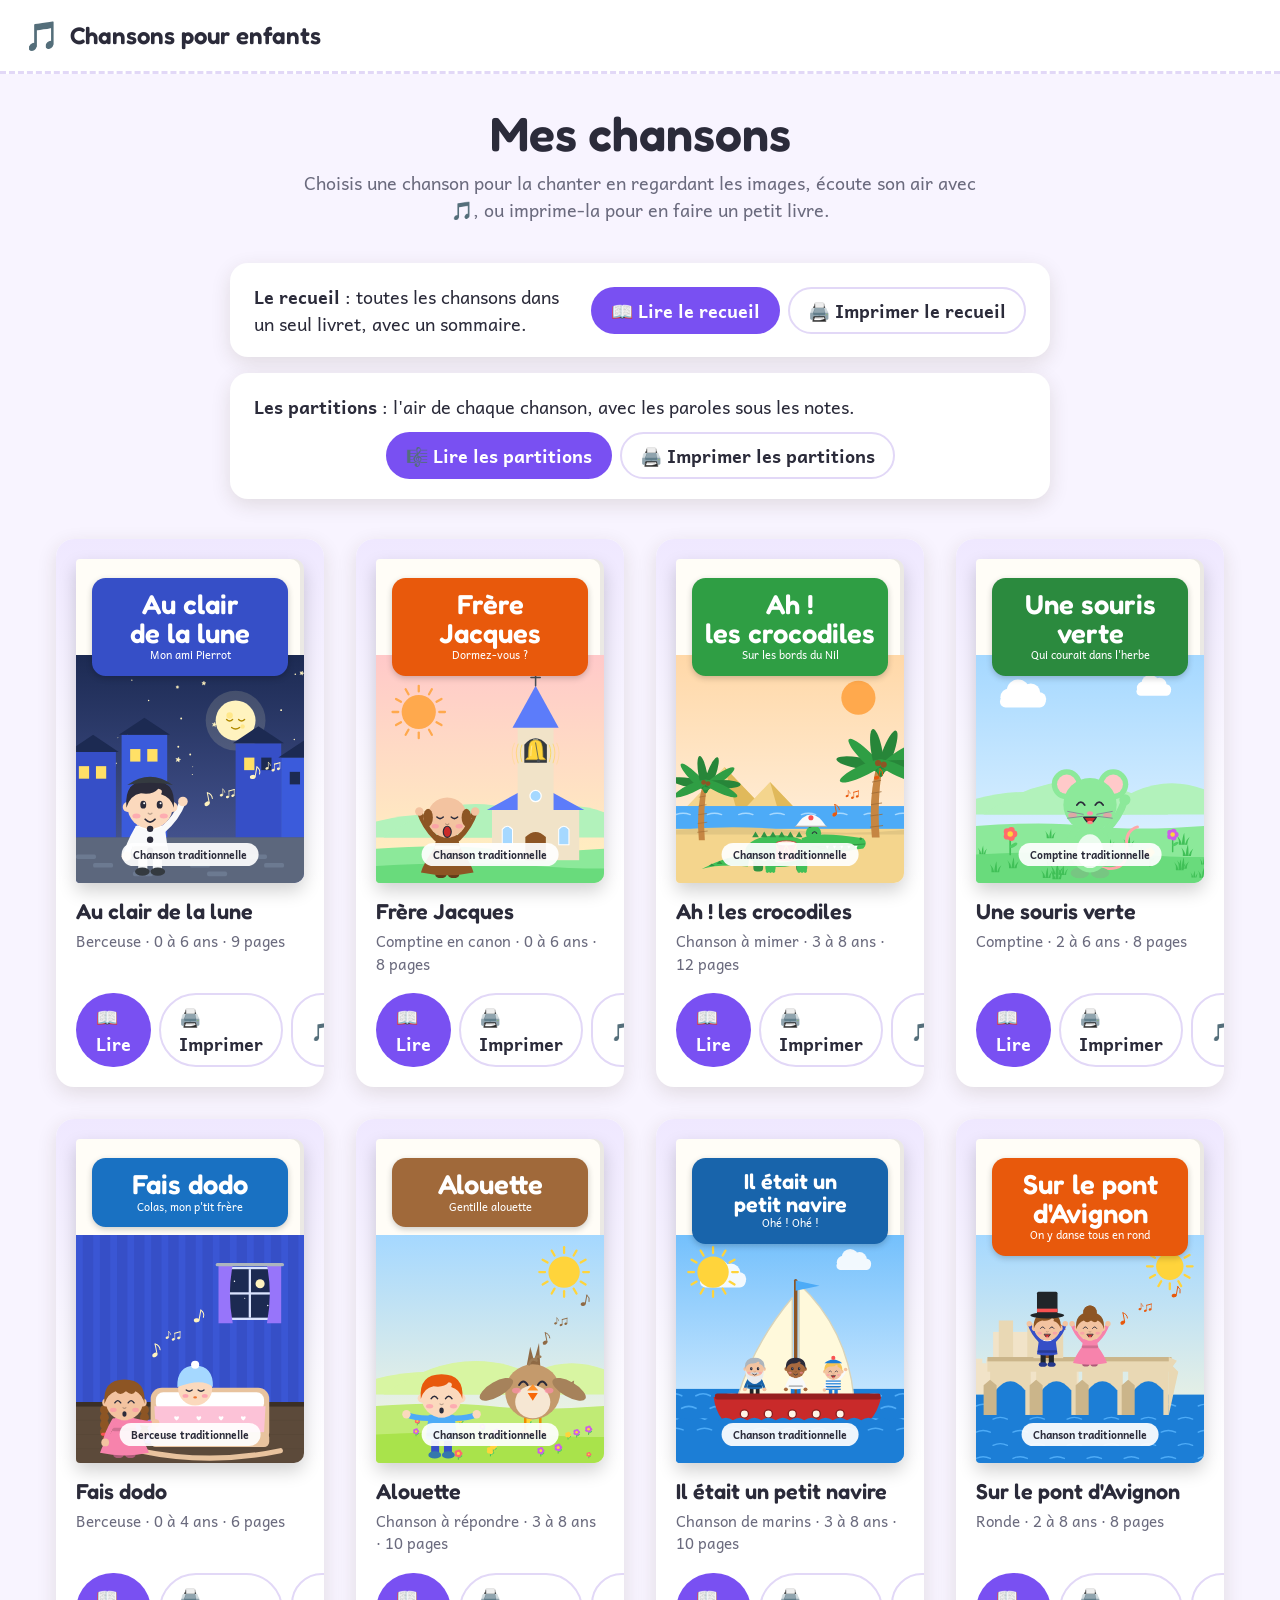
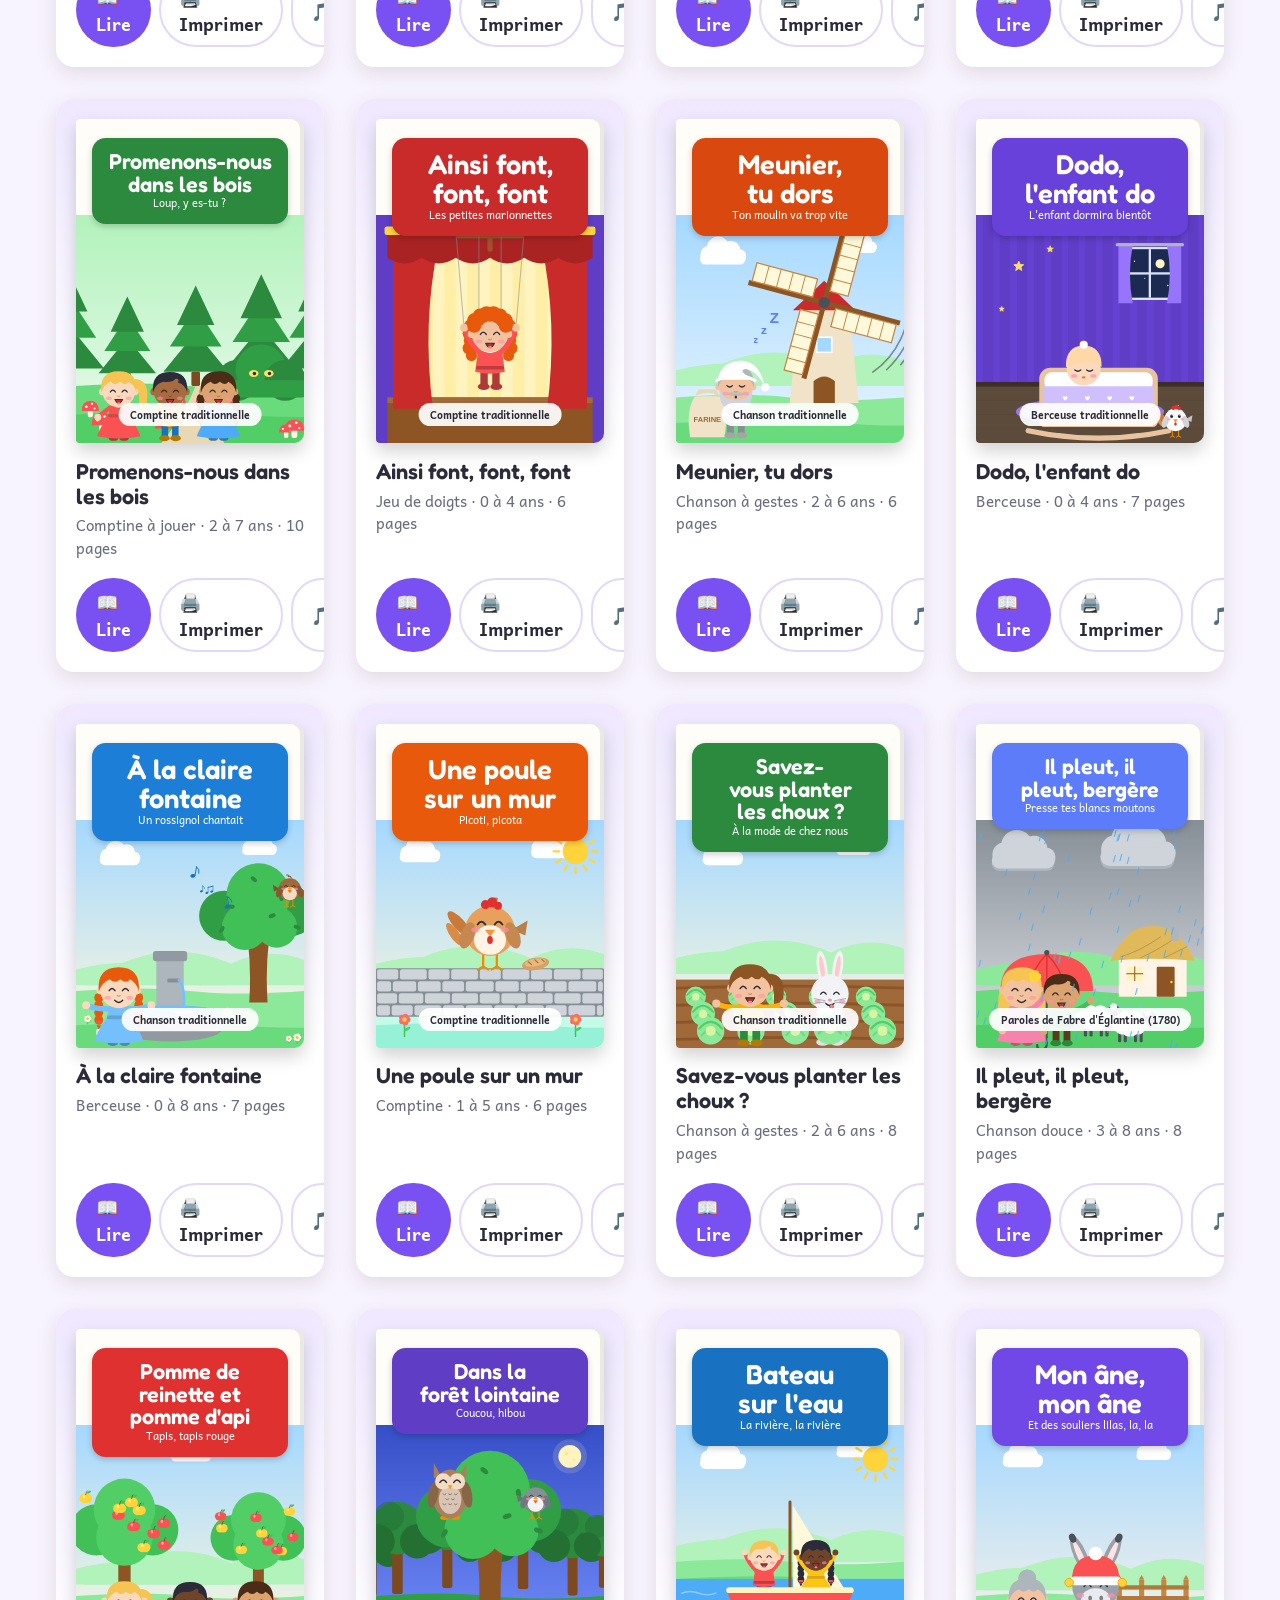
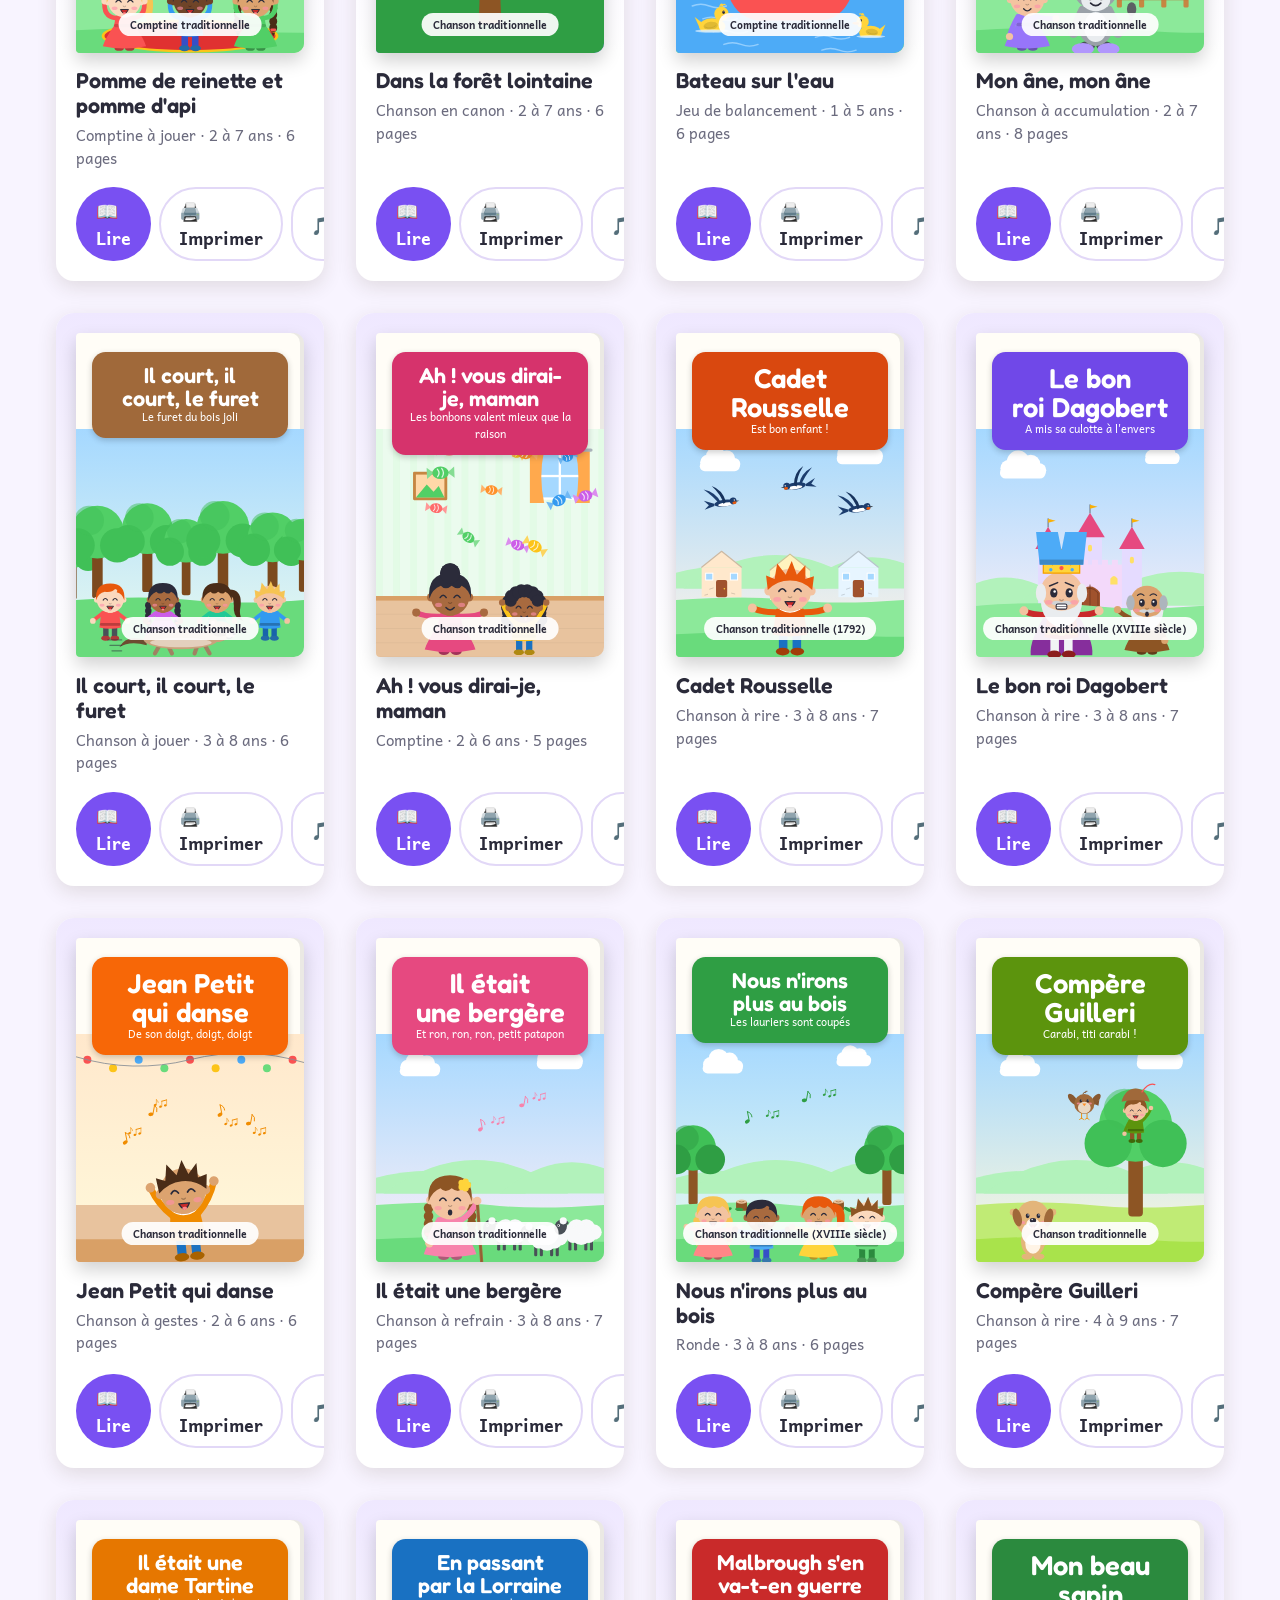
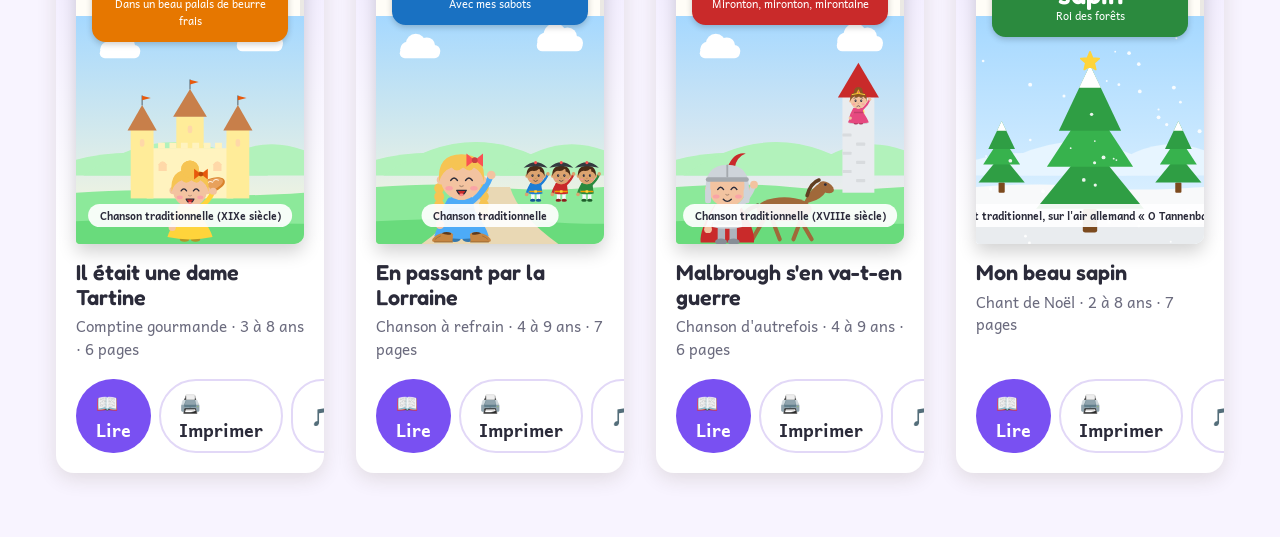
<file: index.html>
<!DOCTYPE html>
<html lang="fr">
<head>
  <meta charset="utf-8">
  <meta name="viewport" content="width=device-width, initial-scale=1">
  <title>Chansons pour enfants</title>
  <meta name="description" content="Des chansons enfantines et berceuses illustrées, à lire, écouter et imprimer.">
  <link rel="icon" href="icones/icone.svg" type="image/svg+xml">
  <link rel="apple-touch-icon" href="icones/apple-touch-icon.png">
  <link rel="manifest" href="manifest.webmanifest">
  <meta name="theme-color" content="#7950f2">
  <meta name="mobile-web-app-capable" content="yes">
  <meta name="apple-mobile-web-app-title" content="Chansons">
  <meta name="apple-mobile-web-app-status-bar-style" content="default">
  <link rel="stylesheet" href="css/site.css">
  <link rel="stylesheet" href="css/pages.css">
</head>
<body>
  <header class="entete">
    <a class="entete__logo" href="index.html"><span aria-hidden="true">🎵</span> Chansons pour enfants</a>
    <div class="entete__actions">
      <button class="bouton bouton--secondaire" id="installer" type="button" hidden>📲 Installer l'application</button>
    </div>
  </header>

  <main class="contenu">
    <section class="intro">
      <h1>Mes chansons</h1>
      <p>Choisis une chanson pour la chanter en regardant les images, écoute son air avec 🎵, ou imprime-la pour en faire un petit livre.</p>
    </section>

    <section class="recueil">
      <p><strong>Le recueil</strong> : toutes les chansons dans un seul livret, avec un sommaire.</p>
      <div class="recueil__actions">
        <a class="bouton" href="lire.html?recueil">📖 Lire le recueil</a>
        <a class="bouton bouton--secondaire" href="imprimer.html?recueil">🖨️ Imprimer le recueil</a>
      </div>
    </section>

    <section class="recueil">
      <p><strong>Les partitions</strong> : l'air de chaque chanson, avec les paroles sous les notes.</p>
      <div class="recueil__actions">
        <a class="bouton" href="lire.html?partitions">🎼 Lire les partitions</a>
        <a class="bouton bouton--secondaire" href="imprimer.html?partitions">🖨️ Imprimer les partitions</a>
      </div>
    </section>

    <section id="etageres" class="etageres" aria-live="polite">
      <p class="message">Chargement des chansons…</p>
    </section>
  </main>

  <script src="chansons/catalogue.js"></script>
  <script src="js/chansons.js"></script>
  <script src="js/melodie.js"></script>
  <script src="js/bibliotheque.js"></script>
  <script src="js/pwa.js"></script>
</body>
</html>
</file>
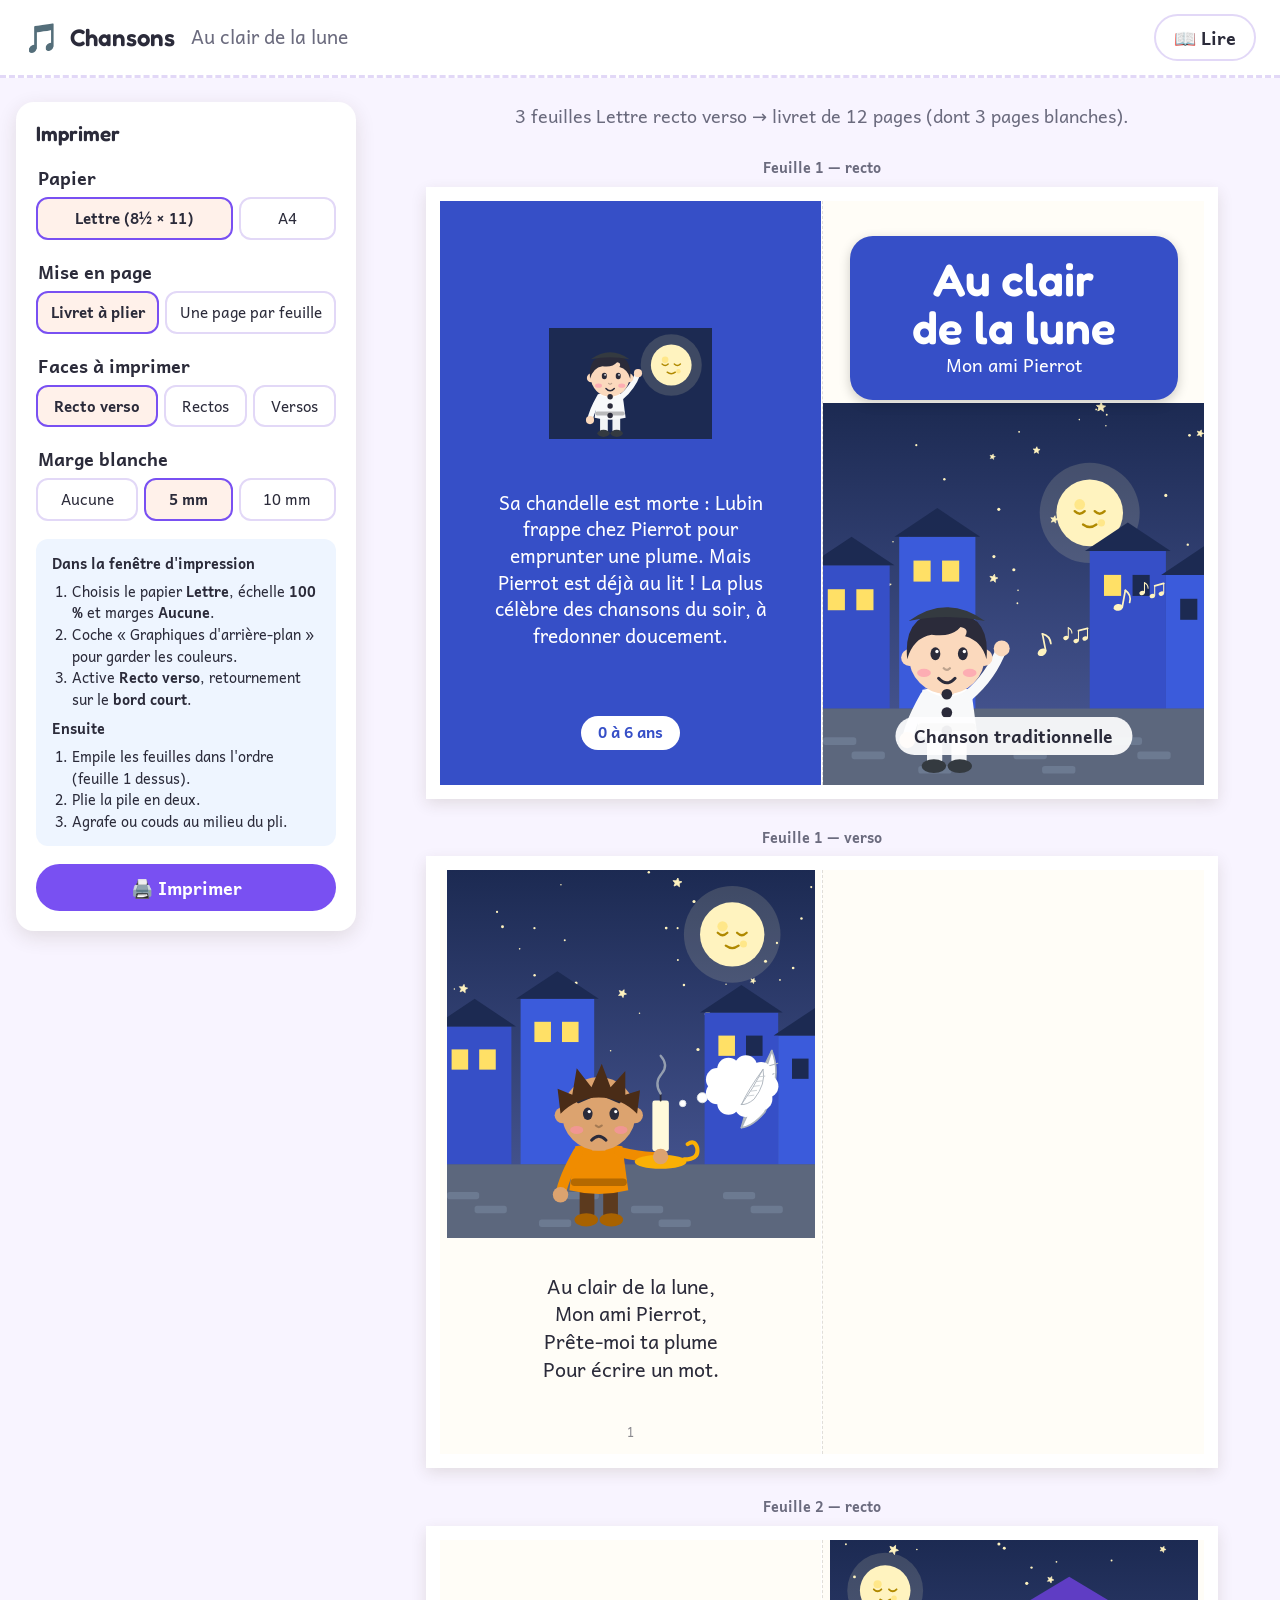
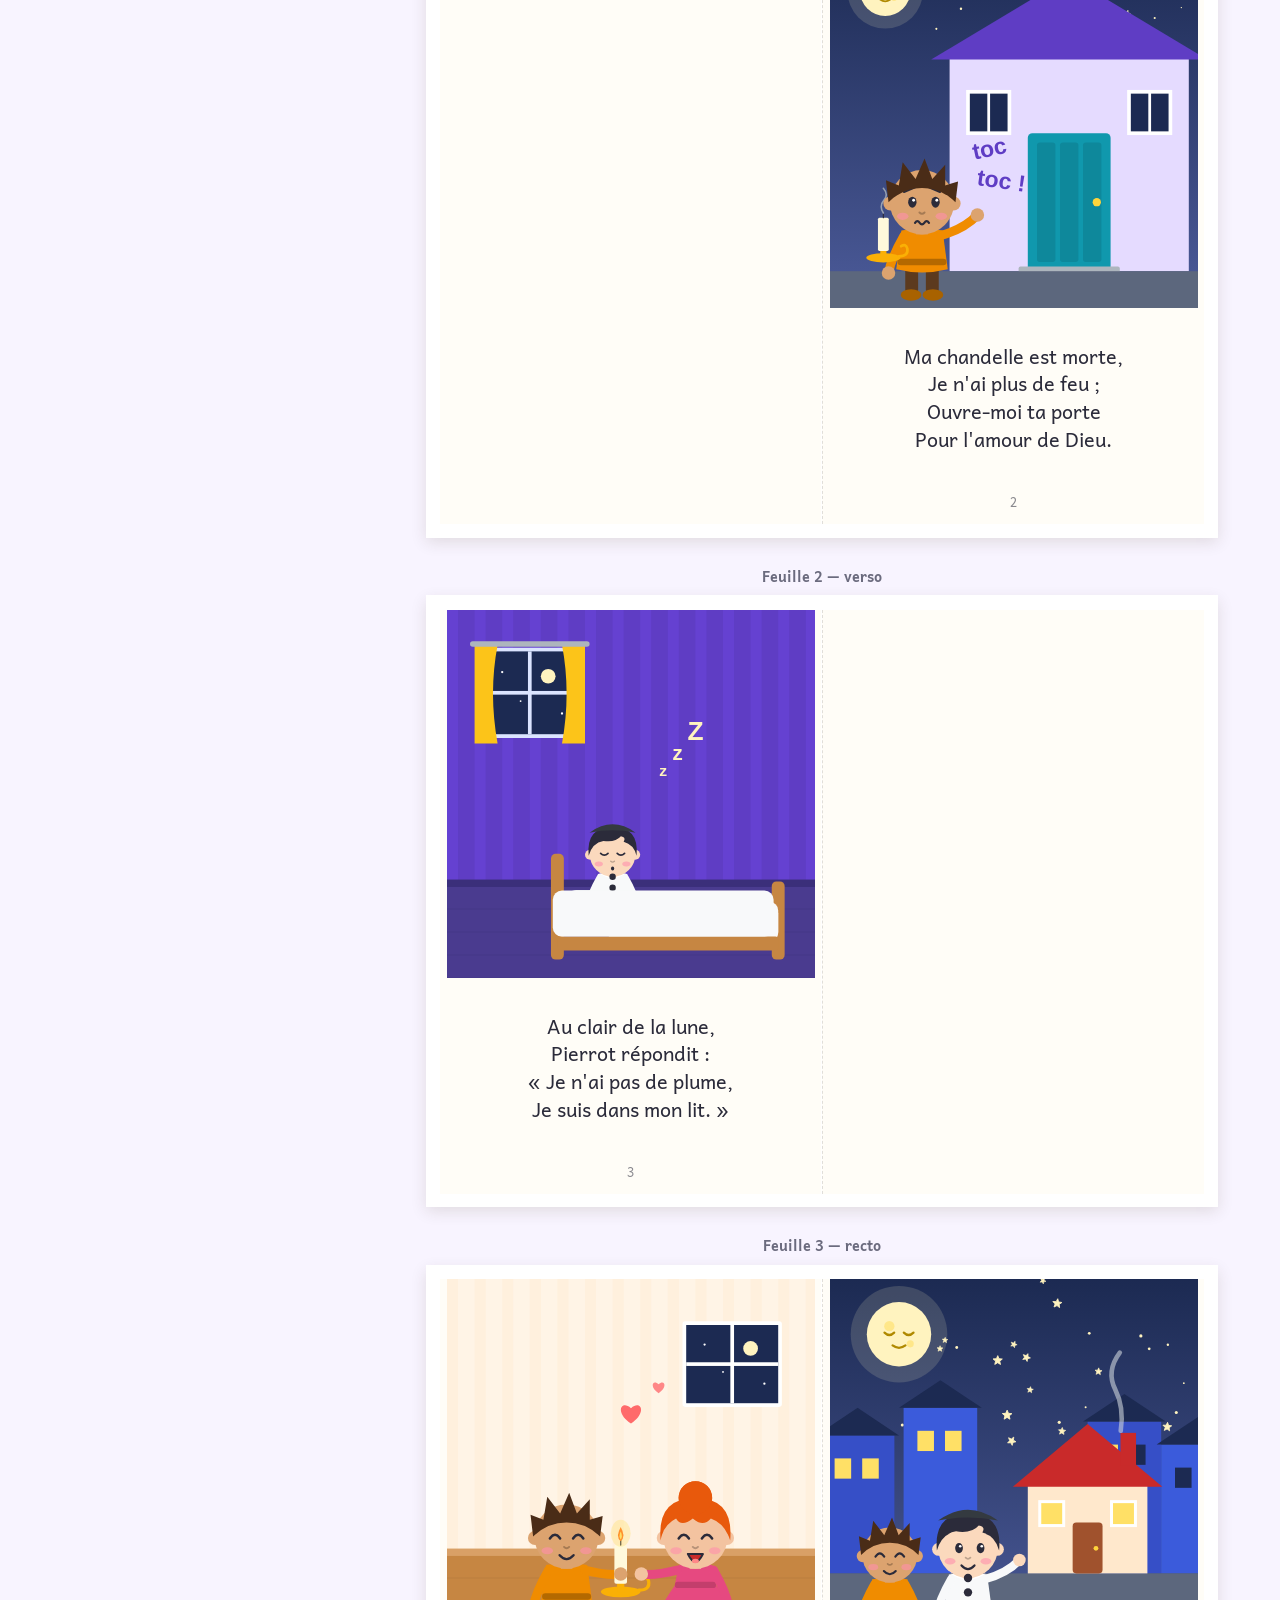
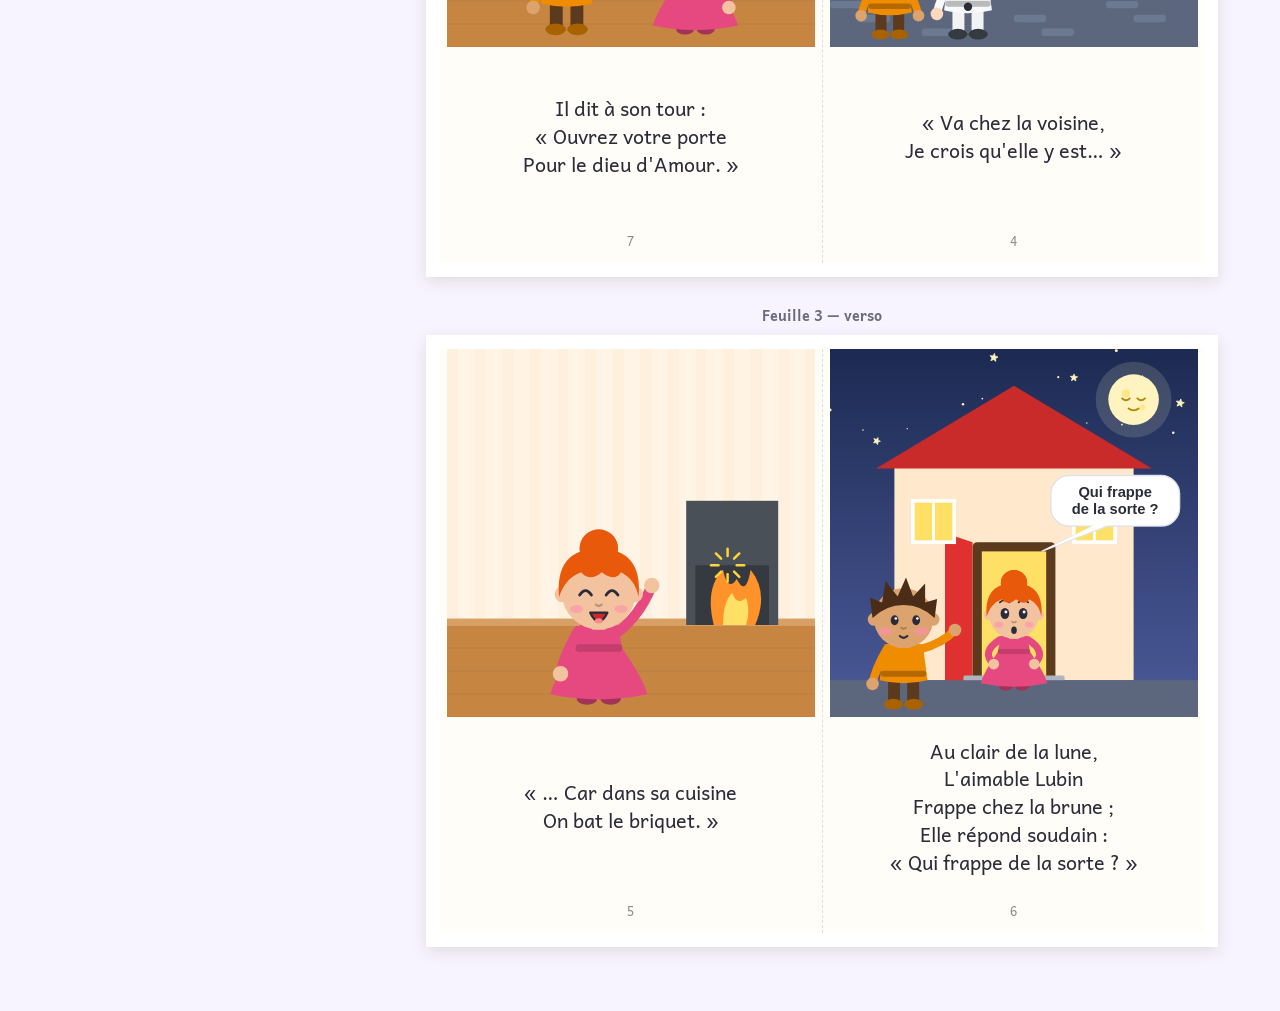
<file: imprimer.html>
<!DOCTYPE html>
<html lang="fr">
<head>
  <meta charset="utf-8">
  <meta name="viewport" content="width=device-width, initial-scale=1">
  <title>Imprimer une chanson</title>
  <link rel="icon" href="icones/icone.svg" type="image/svg+xml">
  <link rel="apple-touch-icon" href="icones/apple-touch-icon.png">
  <link rel="manifest" href="manifest.webmanifest">
  <meta name="theme-color" content="#7950f2">
  <meta name="mobile-web-app-capable" content="yes">
  <meta name="apple-mobile-web-app-title" content="Chansons">
  <meta name="apple-mobile-web-app-status-bar-style" content="default">
  <link rel="stylesheet" href="css/site.css">
  <link rel="stylesheet" href="css/pages.css">
  <style id="format-papier"></style>
</head>
<body>
  <header class="entete">
    <a class="entete__logo" href="index.html"><span aria-hidden="true">🎵</span> Chansons</a>
    <p class="entete__titre" id="titre"></p>
    <div class="entete__actions">
      <a class="bouton bouton--secondaire" id="lire" href="lire.html">📖 Lire</a>
    </div>
  </header>

  <main class="impression">
    <form class="reglages" id="reglages">
      <h2>Imprimer</h2>

      <fieldset>
        <legend>Papier</legend>
        <div class="choix">
          <label><input type="radio" name="papier" value="lettre" checked><span>Lettre (8½ × 11)</span></label>
          <label><input type="radio" name="papier" value="a4"><span>A4</span></label>
        </div>
      </fieldset>

      <fieldset>
        <legend>Mise en page</legend>
        <div class="choix">
          <label><input type="radio" name="mode" value="livret" checked><span>Livret à plier</span></label>
          <label><input type="radio" name="mode" value="pages"><span>Une page par feuille</span></label>
        </div>
      </fieldset>

      <fieldset id="choix-faces">
        <legend>Faces à imprimer</legend>
        <div class="choix">
          <label><input type="radio" name="faces" value="toutes" checked><span>Recto verso</span></label>
          <label><input type="radio" name="faces" value="recto"><span>Rectos</span></label>
          <label><input type="radio" name="faces" value="verso"><span>Versos</span></label>
        </div>
      </fieldset>

      <fieldset>
        <legend>Marge blanche</legend>
        <div class="choix">
          <label><input type="radio" name="marge" value="0"><span>Aucune</span></label>
          <label><input type="radio" name="marge" value="5" checked><span>5 mm</span></label>
          <label><input type="radio" name="marge" value="10"><span>10 mm</span></label>
        </div>
      </fieldset>

      <div class="aide" id="aide"></div>

      <button class="bouton" type="button" id="imprimer">🖨️ Imprimer</button>
    </form>

    <section class="apercu" aria-label="Aperçu des feuilles">
      <p class="apercu__resume" id="resume">Chargement…</p>
      <div class="apercu__feuilles" id="feuilles"></div>
    </section>
  </main>

  <script src="chansons/catalogue.js"></script>
  <script src="js/chansons.js"></script>
  <script src="js/melodie.js"></script>
  <script src="lib/abcjs/abcjs-basic-min.js"></script>
  <script src="js/partition.js"></script>
  <script src="js/imposition.js"></script>
  <script src="js/impression.js"></script>
  <script src="js/pwa.js"></script>
</body>
</html>
</file>
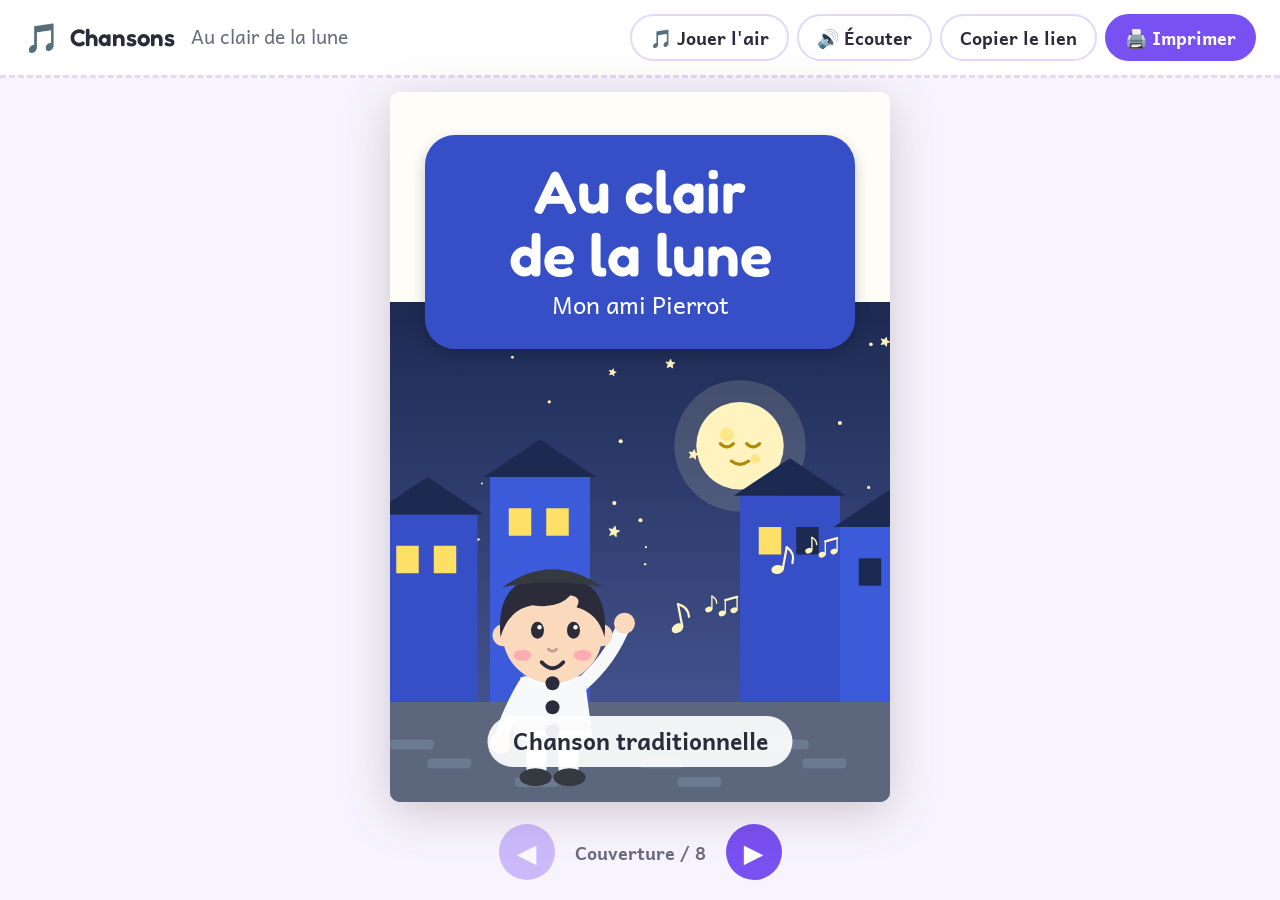
<file: lire.html>
<!DOCTYPE html>
<html lang="fr">
<head>
  <meta charset="utf-8">
  <meta name="viewport" content="width=device-width, initial-scale=1">
  <title>Lire une chanson</title>
  <link rel="icon" href="icones/icone.svg" type="image/svg+xml">
  <link rel="apple-touch-icon" href="icones/apple-touch-icon.png">
  <link rel="manifest" href="manifest.webmanifest">
  <meta name="theme-color" content="#7950f2">
  <meta name="mobile-web-app-capable" content="yes">
  <meta name="apple-mobile-web-app-title" content="Chansons">
  <meta name="apple-mobile-web-app-status-bar-style" content="default">
  <link rel="stylesheet" href="css/site.css">
  <link rel="stylesheet" href="css/pages.css">
</head>
<body class="lecteur">
  <header class="entete">
    <a class="entete__logo" href="index.html"><span aria-hidden="true">🎵</span> Chansons</a>
    <p class="entete__titre" id="titre"></p>
    <div class="entete__actions">
      <button class="bouton bouton--secondaire" id="air" type="button" hidden>🎵 Jouer l'air</button>
      <button class="bouton bouton--secondaire" id="voix" type="button" hidden>🔊 Écouter</button>
      <button class="bouton bouton--secondaire" id="copier-lien" type="button" data-copy-link hidden>Copier le lien</button><span class="copy-status" role="status"></span>
      <a class="bouton" id="imprimer" href="imprimer.html">🖨️ Imprimer</a>
    </div>
  </header>

  <main class="scene" id="scene" aria-live="polite">
    <p class="message">Chargement de la chanson…</p>
  </main>

  <nav class="navigation" aria-label="Pages">
    <button class="bouton bouton--rond" id="precedent" type="button" aria-label="Page précédente">◀</button>
    <span class="navigation__position" id="position"></span>
    <button class="bouton bouton--rond" id="suivant" type="button" aria-label="Page suivante">▶</button>
  </nav>

  <script src="chansons/catalogue.js"></script>
  <script src="js/chansons.js"></script>
  <script src="js/melodie.js"></script>
  <script src="lib/abcjs/abcjs-basic-min.js"></script>
  <script src="js/partition.js"></script>
  <script src="js/navigation-lecture.js"></script>
  <script src="js/lecteur.js"></script>
  <script src="js/pwa.js"></script>
  <script src="js/copier-lien.js"></script>
</body>
</html>
</file>
<file: css/site.css>
/* Interface du site (bibliothèque, lecteur, impression). */

:root {
  --fond: #f8f4ff;
  --surface: #ffffff;
  --encre: #2b2b3a;
  --doux: #6b6b7e;
  --accent: #7950f2;
  --accent-fonce: #6741d9;
  --bleu: #3a7bd5;
  --bord: #e2d8f7;
  --ombre: 0 6px 20px rgb(60 40 10 / 0.12);
  --rayon: 18px;
  color-scheme: light;
}

* {
  box-sizing: border-box;
}

[hidden] {
  display: none !important;
}

html,
body {
  margin: 0;
}

body {
  min-height: 100vh;
  background: var(--fond);
  color: var(--encre);
  font-family: "Andika", system-ui, sans-serif;
  font-size: 18px;
  line-height: 1.5;
}

h1,
h2,
h3 {
  font-family: "Fredoka", system-ui, sans-serif;
  font-weight: 600;
  line-height: 1.15;
}

a {
  color: var(--bleu);
}

/* --- En-tête ----------------------------------------------------------- */

.entete {
  display: flex;
  align-items: center;
  gap: 16px;
  flex-wrap: wrap;
  padding: 14px 24px;
  background: var(--surface);
  border-bottom: 3px dashed var(--bord);
}

.entete__logo {
  display: flex;
  align-items: center;
  gap: 10px;
  color: var(--encre);
  text-decoration: none;
  font-family: "Fredoka", system-ui, sans-serif;
  font-size: 1.5rem;
  font-weight: 600;
}

.entete__logo span {
  font-size: 1.8rem;
}

.entete__titre {
  flex: 1;
  margin: 0;
  font-size: 1.2rem;
  color: var(--doux);
  overflow: hidden;
  text-overflow: ellipsis;
  white-space: nowrap;
}

.entete__actions {
  display: flex;
  gap: 8px;
  flex-wrap: wrap;
  margin-left: auto;
}

.copy-status:empty {
  position: absolute;
}

/* --- Boutons ----------------------------------------------------------- */

.bouton {
  display: inline-flex;
  align-items: center;
  justify-content: center;
  gap: 8px;
  min-height: 44px;
  padding: 8px 18px;
  border: 2px solid transparent;
  border-radius: 999px;
  background: var(--accent);
  color: #fff;
  font: inherit;
  font-weight: 700;
  text-decoration: none;
  cursor: pointer;
  transition: transform 0.1s, background 0.15s;
}

.bouton:hover {
  background: var(--accent-fonce);
}

.bouton:active {
  transform: scale(0.97);
}

.bouton:focus-visible {
  outline: 3px solid var(--bleu);
  outline-offset: 2px;
}

.bouton--secondaire {
  background: var(--surface);
  border-color: var(--bord);
  color: var(--encre);
}

.bouton--secondaire:hover {
  background: #fff1dc;
}

.bouton--rond {
  width: 56px;
  height: 56px;
  padding: 0;
  font-size: 1.6rem;
}

.bouton[disabled] {
  opacity: 0.35;
  cursor: default;
  transform: none;
}

/* --- Bibliothèque ------------------------------------------------------ */

.contenu {
  max-width: 1200px;
  margin: 0 auto;
  padding: 32px 16px 64px;
}

.intro {
  max-width: 680px;
  margin: 0 auto 40px;
  text-align: center;
}

.intro h1 {
  margin: 0 0 8px;
  font-size: clamp(2rem, 5vw, 3rem);
}

.intro p {
  margin: 0;
  color: var(--doux);
}

.etageres {
  display: grid;
  grid-template-columns: repeat(auto-fill, minmax(240px, 1fr));
  gap: 32px;
}

.carte {
  display: flex;
  flex-direction: column;
  background: var(--surface);
  border-radius: var(--rayon);
  box-shadow: var(--ombre);
  overflow: hidden;
}

.carte__couverture {
  display: block;
  padding: 20px 20px 0;
  background: linear-gradient(#efe8ff, #fff);
}

.carte__couverture .page {
  width: 100%;
  aspect-ratio: 148 / 210;
  border-radius: 4px 10px 10px 4px;
  box-shadow: -4px 0 0 rgb(0 0 0 / 0.08) inset, 0 8px 18px rgb(0 0 0 / 0.18);
  transition: transform 0.2s;
}

.carte__couverture:hover .page {
  transform: rotate(-1.5deg) scale(1.02);
}

.carte__corps {
  display: flex;
  flex-direction: column;
  gap: 6px;
  flex: 1;
  padding: 16px 20px 20px;
}

.carte__corps h2 {
  margin: 0;
  font-size: 1.35rem;
}

.carte__meta {
  margin: 0;
  color: var(--doux);
  font-size: 0.95rem;
}

.carte__actions {
  display: flex;
  gap: 8px;
  margin-top: auto;
  padding-top: 12px;
}

.carte__actions .bouton {
  flex: 1;
}

.message {
  padding: 24px;
  border-radius: var(--rayon);
  background: var(--surface);
  text-align: center;
  color: var(--doux);
}

.message--erreur {
  color: #b3261e;
}

/* --- Lecteur ----------------------------------------------------------- */

.lecteur {
  display: flex;
  flex-direction: column;
  height: 100vh;
  height: 100dvh;
  overflow: hidden;
}

.scene {
  position: relative;
  flex: 1;
  display: flex;
  align-items: center;
  justify-content: center;
  min-height: 0;
  padding: 16px;
}

.double-page {
  --hauteur: min(calc(100dvh - 190px), calc((100vw - 48px) * 210 / 148 / var(--nb, 1)));
  display: flex;
  filter: drop-shadow(0 10px 24px rgb(60 40 10 / 0.22));
  animation: apparition 0.3s ease-out;
}

.double-page .page {
  height: var(--hauteur);
  aspect-ratio: 148 / 210;
}

.double-page .page:first-child:not(:last-child) {
  border-radius: 10px 0 0 10px;
  box-shadow: inset -18px 0 22px -18px rgb(0 0 0 / 0.35);
}

.double-page .page:last-child:not(:first-child) {
  border-radius: 0 10px 10px 0;
  box-shadow: inset 18px 0 22px -18px rgb(0 0 0 / 0.35);
}

.double-page .page:only-child {
  border-radius: 10px;
}

@keyframes apparition {
  from {
    opacity: 0;
    transform: translateY(6px);
  }
}

.navigation {
  display: flex;
  align-items: center;
  justify-content: center;
  gap: 20px;
  padding: 8px 16px 20px;
}

.navigation__position {
  min-width: 120px;
  text-align: center;
  color: var(--doux);
  font-weight: 700;
}

/* --- Impression -------------------------------------------------------- */

.impression {
  display: grid;
  grid-template-columns: 340px 1fr;
  gap: 24px;
  max-width: 1400px;
  margin: 0 auto;
  padding: 24px 16px 64px;
}

.reglages {
  position: sticky;
  top: 16px;
  align-self: start;
  display: flex;
  flex-direction: column;
  gap: 18px;
  padding: 20px;
  background: var(--surface);
  border-radius: var(--rayon);
  box-shadow: var(--ombre);
}

.reglages h2 {
  margin: 0;
  font-size: 1.3rem;
}

.reglages fieldset {
  margin: 0;
  padding: 0;
  border: 0;
}

.reglages legend {
  margin-bottom: 6px;
  font-weight: 700;
}

.choix {
  display: flex;
  flex-wrap: wrap;
  gap: 6px;
}

.choix label {
  position: relative;
  flex: 1 1 auto;
}

.choix input {
  position: absolute;
  opacity: 0;
}

.choix span {
  display: block;
  padding: 8px 12px;
  border: 2px solid var(--bord);
  border-radius: 12px;
  text-align: center;
  font-size: 0.95rem;
  cursor: pointer;
}

.choix input:checked + span {
  border-color: var(--accent);
  background: #fff1ea;
  font-weight: 700;
}

.choix input:focus-visible + span {
  outline: 3px solid var(--bleu);
  outline-offset: 2px;
}

.case {
  display: flex;
  gap: 8px;
  align-items: flex-start;
  font-size: 0.95rem;
}

.case input {
  margin-top: 5px;
}

.aide {
  margin: 0;
  padding: 14px 16px;
  border-radius: 12px;
  background: #eef5ff;
  font-size: 0.9rem;
}

.aide ol,
.aide ul {
  margin: 6px 0 0;
  padding-left: 20px;
}

.aide strong {
  display: block;
}

.apercu {
  display: flex;
  flex-direction: column;
  align-items: center;
  gap: 28px;
  min-width: 0;
}

/* Prend toute la largeur : impression.js la mesure pour réduire les feuilles. */
.apercu__feuilles {
  display: flex;
  flex-direction: column;
  align-items: center;
  align-self: stretch;
  gap: 28px;
  min-width: 0;
}

.apercu__resume {
  margin: 0;
  color: var(--doux);
  text-align: center;
}

.feuille-bloc {
  display: flex;
  flex-direction: column;
  align-items: center;
  gap: 8px;
}

.feuille-bloc__etiquette {
  color: var(--doux);
  font-size: 0.9rem;
  font-weight: 700;
}

/* La feuille est dimensionnée en millimètres ; à l'écran on la réduit. */
.feuille {
  display: flex;
  width: var(--l);
  height: var(--h);
  padding: var(--marge);
  background: #fff;
  box-shadow: var(--ombre);
  zoom: var(--echelle, 1);
}

.feuille .page {
  flex: 1 1 0;
  min-width: 0;
  height: 100%;
}

.feuille--livret .page + .page {
  border-left: 0.2mm dashed rgb(0 0 0 / 0.12);
}

@media (max-width: 860px) {
  .impression {
    grid-template-columns: 1fr;
  }

  .reglages {
    position: static;
  }

  .entete__titre {
    display: none;
  }
}

@media (max-width: 520px) {
  .entete {
    padding: 12px 16px;
  }

  .navigation {
    gap: 12px;
  }

  .bouton--rond {
    width: 48px;
    height: 48px;
  }
}

/* --- Sortie papier ----------------------------------------------------- */

@media print {
  body {
    background: #fff;
  }

  .ecran-seulement,
  .entete,
  .reglages,
  .apercu__resume,
  .feuille-bloc__etiquette {
    display: none !important;
  }

  .impression,
  .apercu,
  .apercu__feuilles,
  .feuille-bloc {
    display: block;
    margin: 0;
    padding: 0;
    gap: 0;
  }

  .feuille {
    zoom: 1;
    box-shadow: none;
    break-after: page;
    page-break-after: always;
  }

  .feuille-bloc:last-child .feuille {
    break-after: auto;
    page-break-after: auto;
  }

  .feuille--livret .page + .page {
    border-left: 0;
  }
}

/* --- Chansons ---------------------------------------------------------- */

.carte__actions .carte__air {
  flex: 0 0 auto;
  min-width: 48px;
}

.recueil {
  display: flex;
  flex-wrap: wrap;
  align-items: center;
  justify-content: center;
  gap: 12px 24px;
  max-width: 820px;
  margin: 0 auto 40px;
  padding: 20px 24px;
  border-radius: var(--rayon);
  background: var(--surface);
  box-shadow: var(--ombre);
}

/* Recueil et partitions l'un sous l'autre. */
.recueil:has(+ .recueil) {
  margin-bottom: 16px;
}

.recueil p {
  margin: 0;
  flex: 1 1 280px;
}

.recueil__actions {
  display: flex;
  gap: 8px;
  flex-wrap: wrap;
}
</file>
<file: css/pages.css>
/*
 * Apparence des pages d'un livre.
 *
 * Une page prend la taille que lui donne son parent (écran ou feuille).
 * Tout est exprimé en unités de conteneur : 1cqw = 1 % de la largeur de la
 * page, 1cqh = 1 % de sa hauteur. Le rendu est donc identique à l'écran et
 * à l'impression, quel que soit le format du papier.
 */

/* Polices hébergées avec le site (licence OFL, voir polices/) : aucune requête
   vers un service externe, et disponibles hors ligne dès l'installation. */
@font-face {
  font-family: "Andika";
  font-style: normal;
  font-weight: 400;
  font-display: swap;
  src: url("../polices/andika-400.woff2") format("woff2");
}

@font-face {
  font-family: "Andika";
  font-style: normal;
  font-weight: 700;
  font-display: swap;
  src: url("../polices/andika-700.woff2") format("woff2");
}

/* Fredoka est une police variable : un seul fichier pour les graisses 500 et 600. */
@font-face {
  font-family: "Fredoka";
  font-style: normal;
  font-weight: 300 700;
  font-display: swap;
  src: url("../polices/fredoka.woff2") format("woff2");
}

.page {
  --couleur: #3a7bd5;
  --fond: #fffdf7;
  --encre: #2b2b3a;

  position: relative;
  container-type: size;
  overflow: hidden;
  box-sizing: border-box;
  background: var(--fond);
  color: var(--encre);
  font-family: "Andika", "Comic Sans MS", "Trebuchet MS", system-ui, sans-serif;
  -webkit-print-color-adjust: exact;
  print-color-adjust: exact;
}

.page *,
.page *::before,
.page *::after {
  box-sizing: border-box;
}

.page p {
  margin: 0;
}

.page__image {
  display: block;
  width: 100%;
  height: 100%;
  /* Les scènes carrées doivent garder leurs personnages jusqu'aux bords. */
  object-fit: contain;
}

.page__texte {
  font-size: 5.2cqw;
  line-height: 1.4;
  text-wrap: pretty;
}

.page__texte p + p {
  margin-top: 0.55em;
}

.page__numero {
  position: absolute;
  bottom: 2.2cqh;
  left: 0;
  right: 0;
  text-align: center;
  font-size: 3.2cqw;
  opacity: 0.55;
}

.page__titre {
  margin: 0;
  font-family: "Fredoka", "Andika", system-ui, sans-serif;
  font-weight: 600;
  font-size: 11cqw;
  line-height: 1.05;
  text-wrap: balance;
}

.page__sous-titre {
  margin-top: 1.5cqw;
  font-size: 4.8cqw;
}

/* --- Illustration : image + texte ------------------------------------- */

.page--illustration {
  display: flex;
  flex-direction: column;
}

.page--illustration .page__cadre {
  /* Un texte long peut prendre de la place sans sortir de la page. */
  flex: 0 1 63%;
  min-height: 0;
  overflow: hidden;
}

.page--illustration .page__texte {
  flex: 1;
  display: flex;
  flex-direction: column;
  justify-content: center;
  padding: 3cqw 9cqw 8cqh;
  text-align: center;
}

.page--image-bas {
  flex-direction: column-reverse;
}

.page--image-bas .page__texte {
  padding: 8cqh 9cqw 3cqw;
}

/* Image sur toute la page, texte dans une bulle. */
.page--pleine-page .page__cadre {
  position: absolute;
  inset: 0;
}

.page--pleine-page .page__image {
  object-position: center top;
}

.page--pleine-page .page__texte {
  position: absolute;
  left: 6cqw;
  right: 6cqw;
  bottom: 7cqh;
  flex: none;
  display: block;
  padding: 4cqw 5cqw;
  border-radius: 5cqw;
  background: rgb(255 255 255 / 0.9);
  box-shadow: 0 0.6cqw 2cqw rgb(0 0 0 / 0.15);
}

.page--pleine-page.page--texte-haut .page__texte {
  bottom: auto;
  top: 6cqh;
}

.page--pleine-page .page__numero {
  bottom: 1.5cqh;
  color: #fff;
  opacity: 0.85;
  text-shadow: 0 0 1cqw rgb(0 0 0 / 0.6);
}

/* --- Couverture -------------------------------------------------------- */

.page--couverture .page__cadre {
  position: absolute;
  inset: 0;
}

.page--couverture .page__image {
  object-position: center bottom;
}

.page--couverture .page__titre-bloc {
  position: absolute;
  top: 6cqh;
  left: 7cqw;
  right: 7cqw;
  padding: 5cqw 5cqw 5.5cqw;
  border-radius: 6cqw;
  background: var(--couleur);
  color: #fff;
  text-align: center;
  box-shadow: 0 1cqw 3cqw rgb(0 0 0 / 0.2);
}

.page--couverture .page__titre {
  font-size: 12cqw;
}

.page--couverture .page__titre--long {
  font-size: 9.5cqw;
}

.page--couverture .page__auteur {
  position: absolute;
  bottom: 5cqh;
  left: 50%;
  transform: translateX(-50%);
  padding: 1.6cqw 5cqw;
  border-radius: 99cqw;
  background: rgb(255 255 255 / 0.92);
  font-size: 4.6cqw;
  font-weight: 700;
  white-space: nowrap;
}

/* --- Pages centrées (titre, texte, quatrième) ---------------------------
   Les unités cqw/cqh ne s'appliquent qu'aux descendants de la page : le
   contenu est donc placé dans un enfant, jamais en padding sur .page. */

.page__contenu {
  position: absolute;
  inset: 0;
  display: flex;
  flex-direction: column;
  align-items: center;
  justify-content: center;
  text-align: center;
}

/* --- Page de titre ----------------------------------------------------- */

.page--titre .page__contenu {
  padding: 10cqh 10cqw;
}

.page--titre .page__titre {
  color: var(--couleur);
}

.page__vignette {
  width: 70%;
  height: 32cqh;
  margin: 5cqh 0;
}

.page__vignette .page__image {
  object-fit: contain;
}

.page__credits {
  font-size: 4.2cqw;
  line-height: 1.5;
}

.page__dedicace {
  margin-top: 6cqh;
  font-size: 4cqw;
  font-style: italic;
  opacity: 0.8;
}

/* --- Page de texte seul ------------------------------------------------ */

.page--texte .page__contenu {
  padding: 10cqh 10cqw;
}

.page--texte .page__texte {
  font-family: "Fredoka", "Andika", system-ui, sans-serif;
  font-size: 8cqw;
  color: var(--couleur);
}

/* --- Quatrième de couverture ------------------------------------------ */

.page--quatrieme {
  background: var(--couleur);
  color: #fff;
}

.page--quatrieme .page__contenu {
  padding: 10cqh 11cqw 14cqh;
}

.page--quatrieme .page__vignette {
  width: 55%;
  height: 24cqh;
  margin: 0 0 6cqh;
}

.page--quatrieme .page__texte {
  font-size: 5cqw;
}

.page__pied {
  position: absolute;
  bottom: 6cqh;
  left: 0;
  right: 0;
  display: flex;
  justify-content: center;
}

.page__age {
  padding: 1.4cqw 4.5cqw;
  border-radius: 99cqw;
  background: #fff;
  color: var(--couleur);
  font-size: 4cqw;
  font-weight: 700;
}

/* --- Chansons : vers et refrain ---------------------------------------- */

.page--refrain .page__texte {
  font-style: italic;
  color: var(--couleur);
}

/* --- Sommaire du recueil ----------------------------------------------- */

.page--sommaire .page__contenu {
  justify-content: flex-start;
  padding: 12cqh 11cqw 8cqh;
}

.page--sommaire .page__titre {
  margin-bottom: 5cqh;
  color: var(--couleur);
}

.page__sommaire {
  width: 100%;
  margin: 0;
  padding: 0;
  list-style: none;
  font-size: 4.6cqw;
  line-height: 1.25;
  text-align: left;
}

.page__sommaire li {
  display: flex;
  align-items: baseline;
  gap: 1.5cqw;
  margin-bottom: 1.6cqh;
}

/* Beaucoup de chansons : un sommaire plus serré pour tenir sur la page. */
.page--sommaire-long .page__contenu {
  padding-top: 8cqh;
}

.page--sommaire-long .page__titre {
  margin-bottom: 3cqh;
}

.page--sommaire-long .page__sommaire {
  font-size: 3.3cqw;
}

.page--sommaire-long .page__sommaire li {
  margin-bottom: 0.45cqh;
}

.page__sommaire-points {
  flex: 1;
  border-bottom: 0.5cqw dotted currentColor;
  opacity: 0.4;
}

.page__sommaire-numero {
  font-weight: 700;
  color: var(--couleur);
}

/* --- Paroles complètes d'une chanson (recueil) ------------------------- */

.page--paroles {
  display: flex;
  flex-direction: column;
}

.page__paroles-entete {
  display: flex;
  align-items: center;
  gap: 4cqw;
  padding: 6cqh 8cqw 2cqh;
}

.page__paroles-vignette {
  flex: 0 0 26cqw;
  height: 26cqw;
}

.page--paroles .page__titre {
  flex: 1;
  font-size: 8cqw;
  color: var(--couleur);
}

.page--paroles .page__paroles {
  flex: 1;
  min-height: 0;
  padding: 2cqh 8cqw 7cqh;
  font-size: 4.2cqw;
  line-height: 1.32;
}

.page--paroles .page__paroles p + p {
  margin-top: 0.7em;
}

.page--paroles-2col .page__paroles {
  columns: 2;
  column-gap: 5cqw;
  font-size: 3.3cqw;
}

.page--paroles-2col .page__paroles p {
  break-inside: avoid;
}

/* --- Partition d'une chanson (livret de partitions) --------------------- */

.page--partition {
  display: flex;
  flex-direction: column;
}

.page__paroles-entete--suite {
  padding-top: 5cqh;
}

.page__partition-titres {
  flex: 1;
}

.page--partition .page__titre {
  font-size: 8cqw;
  color: var(--couleur);
}

.page__partition-credit {
  margin-top: 0.3em;
  font-size: 3.4cqw;
  opacity: 0.7;
}

.page__partition {
  flex: 1;
  min-height: 0;
  padding: 1cqh 5cqw 6cqh;
  overflow: hidden;
}

/* Toute la largeur, mais réduite (sans déformation) si elle est trop haute. */
.page__partition svg {
  display: block;
  width: 100%;
  height: auto;
  max-height: 100%;
}

.page__partition .abcjs-lyric {
  font-family: "Andika", system-ui, sans-serif;
}
</file>
